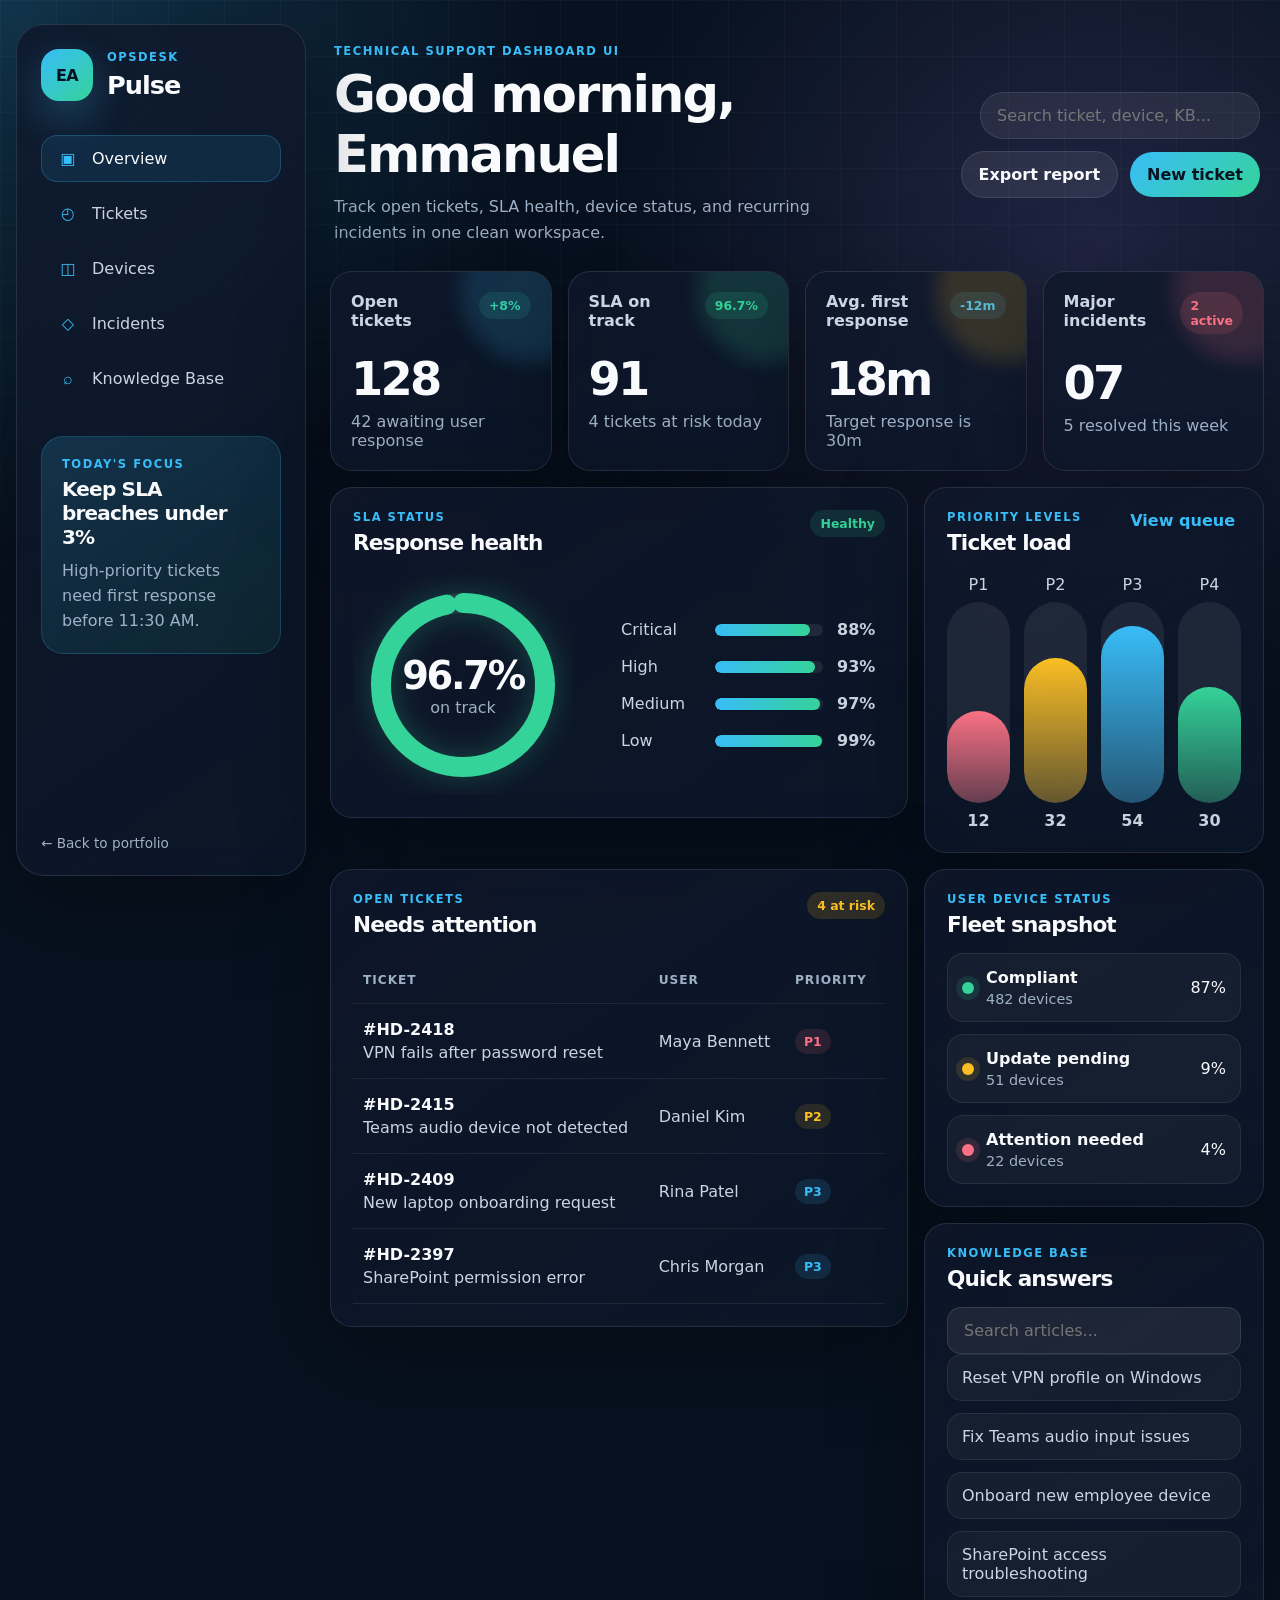
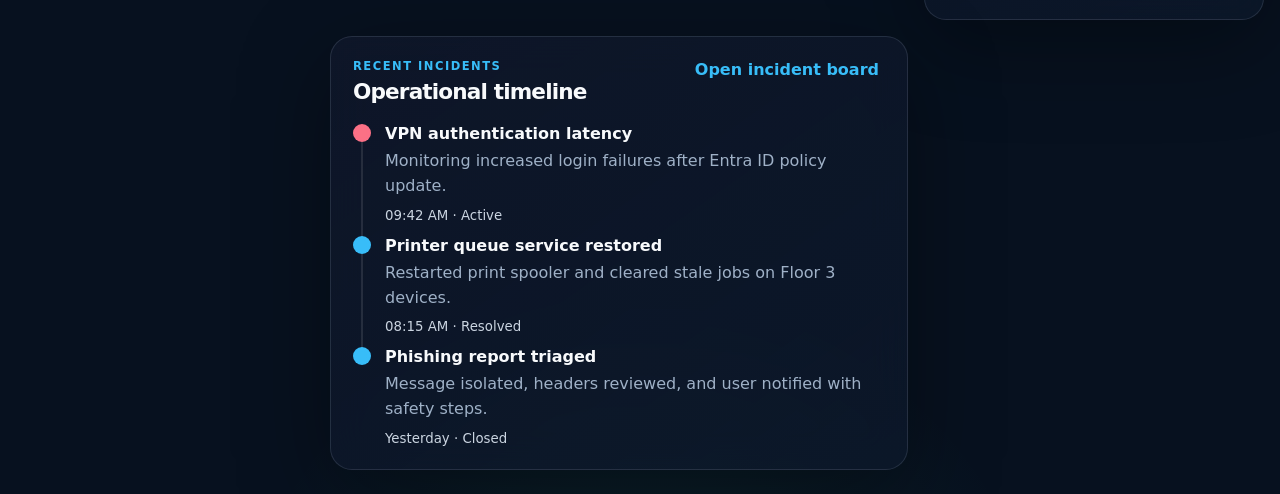
<file: projects/opsdesk-pulse/index.html>
<!doctype html>
<html lang="en">
<head>
  <meta charset="utf-8" />
  <meta name="viewport" content="width=device-width, initial-scale=1" />
  <title>OpsDesk Pulse | IT Support Dashboard UI</title>
  <meta name="description" content="A modern helpdesk dashboard concept for IT support teams, designed by Emmanuel Ajilore." />
  <link rel="stylesheet" href="styles.css" />
</head>
<body>
  <div class="shell">
    <aside class="sidebar" aria-label="Primary navigation">
      <div class="brand">
        <div class="brand-mark" aria-hidden="true">EA</div>
        <div>
          <p class="eyebrow">OpsDesk</p>
          <h1>Pulse</h1>
        </div>
      </div>

      <nav class="nav-list">
        <a class="nav-item active" href="#overview" aria-current="page">
          <span class="nav-icon" aria-hidden="true">▣</span>
          Overview
        </a>
        <a class="nav-item" href="#tickets">
          <span class="nav-icon" aria-hidden="true">◴</span>
          Tickets
        </a>
        <a class="nav-item" href="#devices">
          <span class="nav-icon" aria-hidden="true">◫</span>
          Devices
        </a>
        <a class="nav-item" href="#incidents">
          <span class="nav-icon" aria-hidden="true">◇</span>
          Incidents
        </a>
        <a class="nav-item" href="#knowledge">
          <span class="nav-icon" aria-hidden="true">⌕</span>
          Knowledge Base
        </a>
      </nav>

      <div class="sidebar-card">
        <p class="eyebrow">Today's focus</p>
        <h2>Keep SLA breaches under 3%</h2>
        <p>High-priority tickets need first response before 11:30 AM.</p>
      </div>

      <a href="../../" class="back-link">← Back to portfolio</a>
    </aside>

    <main class="dashboard">
      <header class="topbar">
        <div>
          <p class="eyebrow">Technical Support Dashboard UI</p>
          <h2>Good morning, Emmanuel</h2>
          <p class="muted">Track open tickets, SLA health, device status, and recurring incidents in one clean workspace.</p>
        </div>

        <div class="topbar-actions">
          <label class="global-search">
            <span class="sr-only">Search tickets and knowledge base</span>
            <input id="globalSearch" type="search" placeholder="Search ticket, device, KB..." />
          </label>
          <button class="btn secondary" type="button">Export report</button>
          <button class="btn primary" type="button">New ticket</button>
        </div>
      </header>

      <section id="overview" class="metric-grid" aria-label="Support performance metrics">
        <article class="metric-card glow-blue">
          <div class="metric-top">
            <span>Open tickets</span>
            <span class="trend up">+8%</span>
          </div>
          <strong>128</strong>
          <p>42 awaiting user response</p>
        </article>

        <article class="metric-card glow-green">
          <div class="metric-top">
            <span>SLA on track</span>
            <span class="trend stable">96.7%</span>
          </div>
          <strong>91</strong>
          <p>4 tickets at risk today</p>
        </article>

        <article class="metric-card glow-gold">
          <div class="metric-top">
            <span>Avg. first response</span>
            <span class="trend down">-12m</span>
          </div>
          <strong>18m</strong>
          <p>Target response is 30m</p>
        </article>

        <article class="metric-card glow-red">
          <div class="metric-top">
            <span>Major incidents</span>
            <span class="trend warning">2 active</span>
          </div>
          <strong>07</strong>
          <p>5 resolved this week</p>
        </article>
      </section>

      <section class="content-grid">
        <article class="panel sla-panel" aria-labelledby="sla-title">
          <div class="panel-heading">
            <div>
              <p class="eyebrow">SLA status</p>
              <h3 id="sla-title">Response health</h3>
            </div>
            <span class="pill success">Healthy</span>
          </div>

          <div class="sla-layout">
            <div class="gauge" role="img" aria-label="SLA health at 96.7 percent">
              <svg viewBox="0 0 220 220" aria-hidden="true">
                <circle class="gauge-bg" cx="110" cy="110" r="82"></circle>
                <circle class="gauge-progress" cx="110" cy="110" r="82"></circle>
              </svg>
              <div class="gauge-center">
                <strong>96.7%</strong>
                <span>on track</span>
              </div>
            </div>

            <div class="sla-breakdown">
              <div class="breakdown-row">
                <span>Critical</span>
                <div class="bar"><i style="width: 88%"></i></div>
                <strong>88%</strong>
              </div>
              <div class="breakdown-row">
                <span>High</span>
                <div class="bar"><i style="width: 93%"></i></div>
                <strong>93%</strong>
              </div>
              <div class="breakdown-row">
                <span>Medium</span>
                <div class="bar"><i style="width: 97%"></i></div>
                <strong>97%</strong>
              </div>
              <div class="breakdown-row">
                <span>Low</span>
                <div class="bar"><i style="width: 99%"></i></div>
                <strong>99%</strong>
              </div>
            </div>
          </div>
        </article>

        <article class="panel priority-panel" aria-labelledby="priority-title">
          <div class="panel-heading">
            <div>
              <p class="eyebrow">Priority levels</p>
              <h3 id="priority-title">Ticket load</h3>
            </div>
            <button class="link-button" type="button">View queue</button>
          </div>

          <div class="priority-chart" aria-label="Ticket priority distribution">
            <div class="priority-row critical">
              <span>P1</span>
              <div><i style="height: 46%"></i></div>
              <strong>12</strong>
            </div>
            <div class="priority-row high">
              <span>P2</span>
              <div><i style="height: 72%"></i></div>
              <strong>32</strong>
            </div>
            <div class="priority-row medium">
              <span>P3</span>
              <div><i style="height: 88%"></i></div>
              <strong>54</strong>
            </div>
            <div class="priority-row low">
              <span>P4</span>
              <div><i style="height: 58%"></i></div>
              <strong>30</strong>
            </div>
          </div>
        </article>

        <article id="tickets" class="panel tickets-panel" aria-labelledby="tickets-title">
          <div class="panel-heading">
            <div>
              <p class="eyebrow">Open tickets</p>
              <h3 id="tickets-title">Needs attention</h3>
            </div>
            <span class="pill warning">4 at risk</span>
          </div>

          <div class="table-wrap">
            <table>
              <thead>
                <tr>
                  <th>Ticket</th>
                  <th>User</th>
                  <th>Priority</th>
                  <th>SLA</th>
                  <th>Status</th>
                </tr>
              </thead>
              <tbody id="ticketRows">
                <tr>
                  <td><strong>#HD-2418</strong><span>VPN fails after password reset</span></td>
                  <td>Maya Bennett</td>
                  <td><span class="tag critical">P1</span></td>
                  <td><span class="time danger">12m left</span></td>
                  <td>Escalated</td>
                </tr>
                <tr>
                  <td><strong>#HD-2415</strong><span>Teams audio device not detected</span></td>
                  <td>Daniel Kim</td>
                  <td><span class="tag high">P2</span></td>
                  <td><span class="time caution">41m left</span></td>
                  <td>In progress</td>
                </tr>
                <tr>
                  <td><strong>#HD-2409</strong><span>New laptop onboarding request</span></td>
                  <td>Rina Patel</td>
                  <td><span class="tag medium">P3</span></td>
                  <td><span class="time safe">2h 10m</span></td>
                  <td>Waiting asset</td>
                </tr>
                <tr>
                  <td><strong>#HD-2397</strong><span>SharePoint permission error</span></td>
                  <td>Chris Morgan</td>
                  <td><span class="tag medium">P3</span></td>
                  <td><span class="time safe">3h 02m</span></td>
                  <td>Pending user</td>
                </tr>
              </tbody>
            </table>
          </div>
        </article>

        <aside class="side-stack">
          <article id="devices" class="panel device-panel" aria-labelledby="devices-title">
            <div class="panel-heading compact">
              <div>
                <p class="eyebrow">User device status</p>
                <h3 id="devices-title">Fleet snapshot</h3>
              </div>
            </div>

            <div class="device-list">
              <div class="device-item">
                <span class="device-dot healthy"></span>
                <div><strong>Compliant</strong><p>482 devices</p></div>
                <em>87%</em>
              </div>
              <div class="device-item">
                <span class="device-dot warning"></span>
                <div><strong>Update pending</strong><p>51 devices</p></div>
                <em>9%</em>
              </div>
              <div class="device-item">
                <span class="device-dot danger"></span>
                <div><strong>Attention needed</strong><p>22 devices</p></div>
                <em>4%</em>
              </div>
            </div>
          </article>

          <article id="knowledge" class="panel kb-panel" aria-labelledby="kb-title">
            <div class="panel-heading compact">
              <div>
                <p class="eyebrow">Knowledge base</p>
                <h3 id="kb-title">Quick answers</h3>
              </div>
            </div>

            <label class="kb-search">
              <span class="sr-only">Search knowledge base</span>
              <input id="kbSearch" type="search" placeholder="Search articles..." />
            </label>

            <div id="kbList" class="kb-list">
              <button type="button" data-title="Reset VPN profile on Windows">Reset VPN profile on Windows</button>
              <button type="button" data-title="Fix Teams audio input issues">Fix Teams audio input issues</button>
              <button type="button" data-title="Onboard new employee device">Onboard new employee device</button>
              <button type="button" data-title="SharePoint access troubleshooting">SharePoint access troubleshooting</button>
            </div>
          </article>
        </aside>

        <article id="incidents" class="panel incidents-panel" aria-labelledby="incidents-title">
          <div class="panel-heading">
            <div>
              <p class="eyebrow">Recent incidents</p>
              <h3 id="incidents-title">Operational timeline</h3>
            </div>
            <button class="link-button" type="button">Open incident board</button>
          </div>

          <div class="timeline">
            <div class="timeline-item active">
              <span></span>
              <div>
                <strong>VPN authentication latency</strong>
                <p>Monitoring increased login failures after Entra ID policy update.</p>
                <small>09:42 AM · Active</small>
              </div>
            </div>
            <div class="timeline-item">
              <span></span>
              <div>
                <strong>Printer queue service restored</strong>
                <p>Restarted print spooler and cleared stale jobs on Floor 3 devices.</p>
                <small>08:15 AM · Resolved</small>
              </div>
            </div>
            <div class="timeline-item">
              <span></span>
              <div>
                <strong>Phishing report triaged</strong>
                <p>Message isolated, headers reviewed, and user notified with safety steps.</p>
                <small>Yesterday · Closed</small>
              </div>
            </div>
          </div>
        </article>
      </section>
    </main>
  </div>

  <script src="app.js"></script>
</body>
</html>
</file>
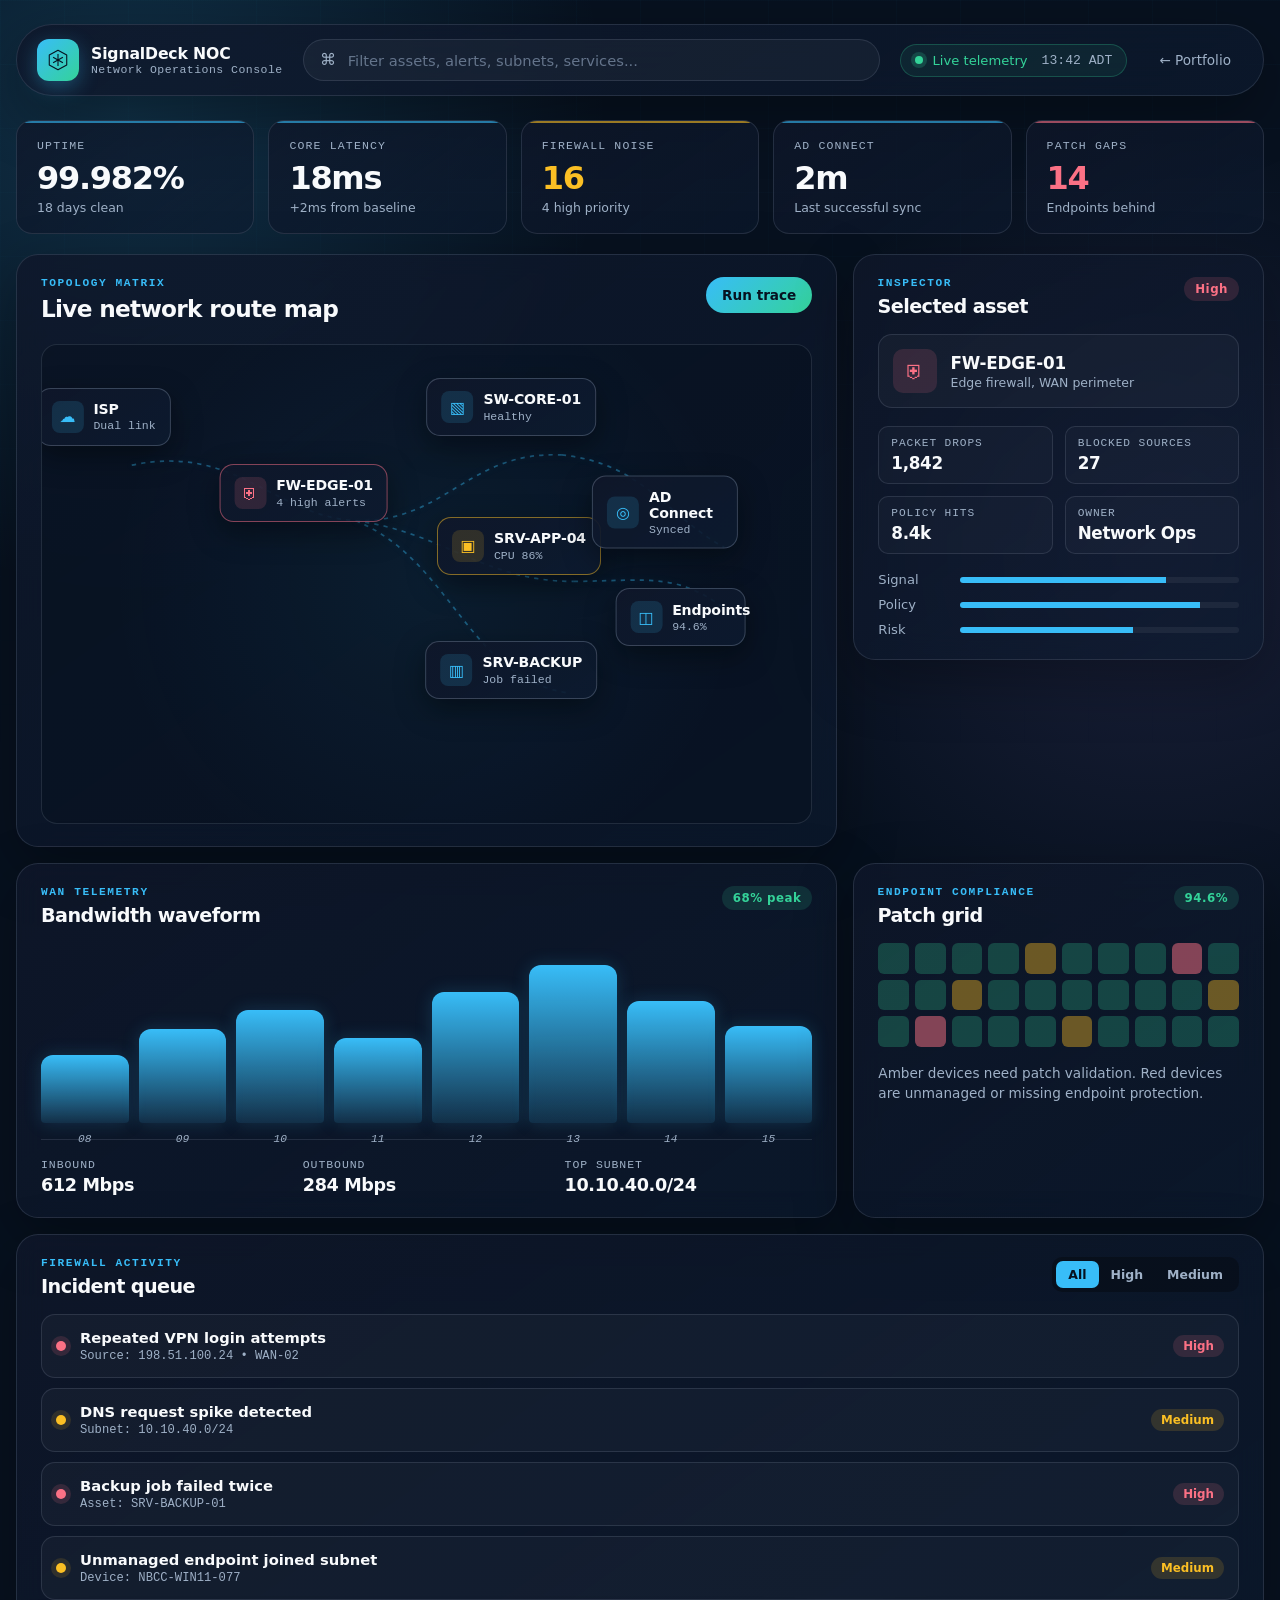
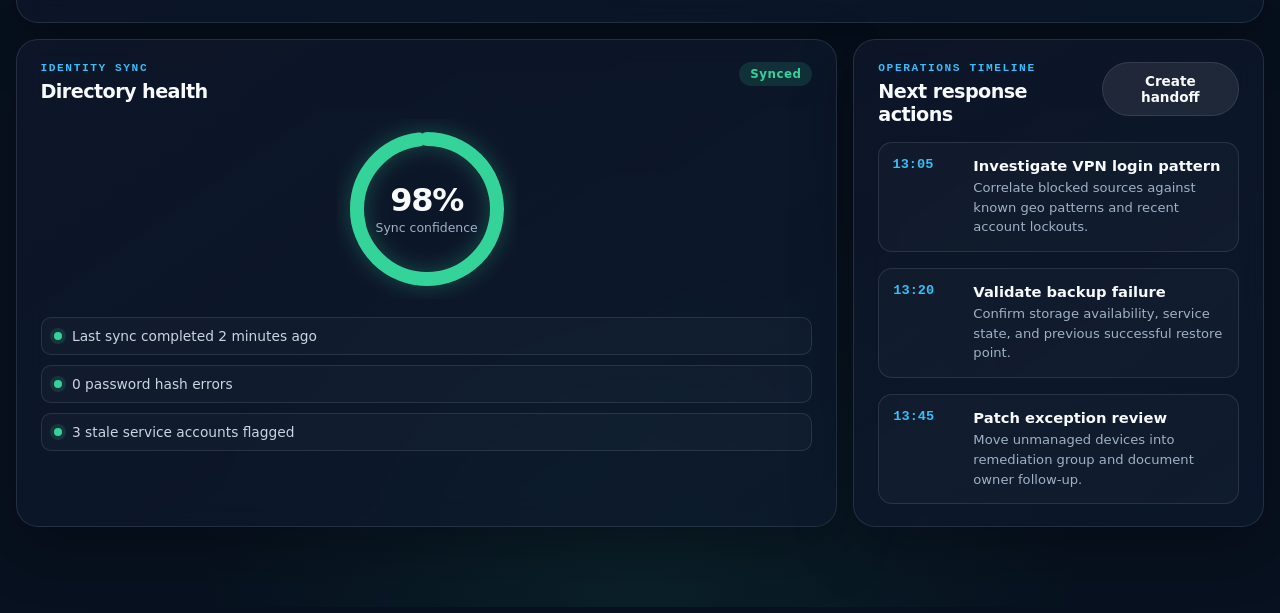
<file: projects/signaldeck-noc/index.html>
<!doctype html>
<html lang="en">
<head>
  <meta charset="utf-8" />
  <meta name="viewport" content="width=device-width, initial-scale=1" />
  <title>SignalDeck NOC | Network Monitoring Dashboard UI</title>
  <meta name="description" content="A network operations center dashboard concept for monitoring uptime, topology, firewall alerts, identity sync, endpoint compliance, and bandwidth health." />
  <link rel="stylesheet" href="styles.css" />
</head>
<body>
  <div class="grain" aria-hidden="true"></div>
  <main class="console-shell">
    <header class="command-header">
      <a class="brand" href="#overview" aria-label="SignalDeck home">
        <span class="brand-mark" aria-hidden="true">
          <svg viewBox="0 0 44 44"><path d="M22 4 38 13v18L22 40 6 31V13L22 4Z"/><path d="M22 11v22M13 17l18 10M31 17 13 27"/></svg>
        </span>
        <span>
          <strong>SignalDeck NOC</strong>
          <small>Network Operations Console</small>
        </span>
      </a>

      <div class="command-search" role="search">
        <span>⌘</span>
        <input id="assetSearch" type="search" placeholder="Filter assets, alerts, subnets, services..." />
      </div>

      <div class="header-state" aria-label="Current monitoring state">
        <span class="pulse-dot"></span>
        <span>Live telemetry</span>
        <time datetime="2026-06-02T13:42">13:42 ADT</time>
      </div>

      <a href="../../" class="back-link">← Portfolio</a>
    </header>

    <section id="overview" class="signal-strip" aria-label="Network summary metrics">
      <article class="signal-chip">
        <span>Uptime</span>
        <strong>99.982%</strong>
        <small>18 days clean</small>
      </article>
      <article class="signal-chip">
        <span>Core latency</span>
        <strong>18ms</strong>
        <small>+2ms from baseline</small>
      </article>
      <article class="signal-chip warning">
        <span>Firewall noise</span>
        <strong>16</strong>
        <small>4 high priority</small>
      </article>
      <article class="signal-chip">
        <span>AD Connect</span>
        <strong>2m</strong>
        <small>Last successful sync</small>
      </article>
      <article class="signal-chip alert">
        <span>Patch gaps</span>
        <strong>14</strong>
        <small>Endpoints behind</small>
      </article>
    </section>

    <section class="operations-grid">
      <article class="board topology-board" aria-labelledby="topologyTitle">
        <div class="board-heading">
          <div>
            <p class="eyebrow">Topology matrix</p>
            <h1 id="topologyTitle">Live network route map</h1>
          </div>
          <button id="traceBtn" class="action-btn" type="button">Run trace</button>
        </div>

        <div class="topology-canvas" role="img" aria-label="Live topology showing internet links, edge firewall, core switch, servers, identity services, and endpoints">
          <svg class="topology-svg" viewBox="0 0 900 530" aria-hidden="true">
            <defs>
              <filter id="softGlow"><feGaussianBlur stdDeviation="3" result="blur"/><feMerge><feMergeNode in="blur"/><feMergeNode in="SourceGraphic"/></feMerge></filter>
            </defs>
            <path class="trace trace-a" d="M105 126 C226 100 273 186 367 191"/>
            <path class="trace trace-b" d="M367 191 C473 193 498 109 608 114"/>
            <path class="trace trace-c" d="M367 191 C471 205 517 262 622 262"/>
            <path class="trace trace-d" d="M367 191 C481 238 498 377 619 393"/>
            <path class="trace trace-e" d="M608 114 C704 124 730 185 798 222"/>
            <path class="trace trace-f" d="M622 262 C716 261 746 250 812 304"/>
          </svg>

          <button class="net-node internet" data-node="Internet Edge" style="--x:8%;--y:15%">
            <span>☁</span><b>ISP</b><small>Dual link</small>
          </button>
          <button class="net-node firewall danger" data-node="FW-EDGE-01" style="--x:34%;--y:31%">
            <span>⛨</span><b>FW-EDGE-01</b><small>4 high alerts</small>
          </button>
          <button class="net-node switch" data-node="SW-CORE-01" style="--x:61%;--y:13%">
            <span>▧</span><b>SW-CORE-01</b><small>Healthy</small>
          </button>
          <button class="net-node server warning" data-node="SRV-APP-04" style="--x:62%;--y:42%">
            <span>▣</span><b>SRV-APP-04</b><small>CPU 86%</small>
          </button>
          <button class="net-node backup" data-node="SRV-BACKUP-01" style="--x:61%;--y:68%">
            <span>▥</span><b>SRV-BACKUP</b><small>Job failed</small>
          </button>
          <button class="net-node identity" data-node="AD Connect" style="--x:81%;--y:35%">
            <span>◎</span><b>AD Connect</b><small>Synced</small>
          </button>
          <button class="net-node endpoint" data-node="Endpoint Fleet" style="--x:83%;--y:57%">
            <span>◫</span><b>Endpoints</b><small>94.6%</small>
          </button>
        </div>
      </article>

      <aside class="board inspector" aria-labelledby="inspectorTitle">
        <div class="board-heading compact">
          <div>
            <p class="eyebrow">Inspector</p>
            <h2 id="inspectorTitle">Selected asset</h2>
          </div>
          <span class="severity-pill high">High</span>
        </div>
        <div class="asset-identity">
          <span class="asset-glyph">⛨</span>
          <div>
            <strong id="selectedNode">FW-EDGE-01</strong>
            <small>Edge firewall, WAN perimeter</small>
          </div>
        </div>
        <dl class="inspector-list">
          <div><dt>Packet drops</dt><dd>1,842</dd></div>
          <div><dt>Blocked sources</dt><dd>27</dd></div>
          <div><dt>Policy hits</dt><dd>8.4k</dd></div>
          <div><dt>Owner</dt><dd>Network Ops</dd></div>
        </dl>
        <div class="mini-radar" aria-label="Signal confidence radar">
          <span style="--p:74%"><b>Signal</b></span>
          <span style="--p:86%"><b>Policy</b></span>
          <span style="--p:62%"><b>Risk</b></span>
        </div>
      </aside>

      <article class="board traffic-board" aria-labelledby="trafficTitle">
        <div class="board-heading compact">
          <div>
            <p class="eyebrow">WAN telemetry</p>
            <h2 id="trafficTitle">Bandwidth waveform</h2>
          </div>
          <span class="severity-pill normal">68% peak</span>
        </div>
        <div class="wave-chart" aria-label="Bandwidth waveform by hour">
          <i style="--h:38%"><span>08</span></i>
          <i style="--h:52%"><span>09</span></i>
          <i style="--h:63%"><span>10</span></i>
          <i style="--h:47%"><span>11</span></i>
          <i style="--h:73%"><span>12</span></i>
          <i style="--h:88%"><span>13</span></i>
          <i style="--h:68%"><span>14</span></i>
          <i style="--h:54%"><span>15</span></i>
        </div>
        <div class="traffic-metrics">
          <div><span>Inbound</span><strong>612 Mbps</strong></div>
          <div><span>Outbound</span><strong>284 Mbps</strong></div>
          <div><span>Top subnet</span><strong>10.10.40.0/24</strong></div>
        </div>
      </article>

      <article class="board endpoint-board" aria-labelledby="endpointTitle">
        <div class="board-heading compact">
          <div>
            <p class="eyebrow">Endpoint compliance</p>
            <h2 id="endpointTitle">Patch grid</h2>
          </div>
          <span class="severity-pill normal">94.6%</span>
        </div>
        <div class="patch-grid" aria-label="Endpoint compliance grid">
          <span class="ok"></span><span class="ok"></span><span class="ok"></span><span class="ok"></span><span class="warn"></span><span class="ok"></span><span class="ok"></span><span class="ok"></span><span class="bad"></span><span class="ok"></span>
          <span class="ok"></span><span class="ok"></span><span class="warn"></span><span class="ok"></span><span class="ok"></span><span class="ok"></span><span class="ok"></span><span class="ok"></span><span class="ok"></span><span class="warn"></span>
          <span class="ok"></span><span class="bad"></span><span class="ok"></span><span class="ok"></span><span class="ok"></span><span class="warn"></span><span class="ok"></span><span class="ok"></span><span class="ok"></span><span class="ok"></span>
        </div>
        <p class="board-note">Amber devices need patch validation. Red devices are unmanaged or missing endpoint protection.</p>
      </article>

      <article class="board alert-board" aria-labelledby="alertsTitle">
        <div class="board-heading compact">
          <div>
            <p class="eyebrow">Firewall activity</p>
            <h2 id="alertsTitle">Incident queue</h2>
          </div>
          <div class="segmented" aria-label="Alert filter">
            <button class="active" data-filter="all" type="button">All</button>
            <button data-filter="high" type="button">High</button>
            <button data-filter="medium" type="button">Medium</button>
          </div>
        </div>
        <div class="incident-list" id="incidentList">
          <div class="incident-row" data-severity="high" data-search="brute force vpn pool wan high alert firewall">
            <span class="event-marker high"></span>
            <div><strong>Repeated VPN login attempts</strong><small>Source: 198.51.100.24 • WAN-02</small></div>
            <b>High</b>
          </div>
          <div class="incident-row" data-severity="medium" data-search="dns spike endpoint group medium alert firewall">
            <span class="event-marker medium"></span>
            <div><strong>DNS request spike detected</strong><small>Subnet: 10.10.40.0/24</small></div>
            <b>Medium</b>
          </div>
          <div class="incident-row" data-severity="high" data-search="backup server failed job high alert server">
            <span class="event-marker high"></span>
            <div><strong>Backup job failed twice</strong><small>Asset: SRV-BACKUP-01</small></div>
            <b>High</b>
          </div>
          <div class="incident-row" data-severity="medium" data-search="endpoint unmanaged missing defender medium compliance">
            <span class="event-marker medium"></span>
            <div><strong>Unmanaged endpoint joined subnet</strong><small>Device: NBCC-WIN11-077</small></div>
            <b>Medium</b>
          </div>
        </div>
      </article>

      <article class="board identity-board" aria-labelledby="identityTitle">
        <div class="board-heading compact">
          <div>
            <p class="eyebrow">Identity sync</p>
            <h2 id="identityTitle">Directory health</h2>
          </div>
          <span class="severity-pill normal">Synced</span>
        </div>
        <div class="sync-ring" aria-label="Active Directory sync status">
          <svg viewBox="0 0 180 180">
            <circle cx="90" cy="90" r="70"></circle>
            <circle class="progress" cx="90" cy="90" r="70"></circle>
          </svg>
          <div><strong>98%</strong><span>Sync confidence</span></div>
        </div>
        <ul class="sync-list">
          <li><span></span> Last sync completed 2 minutes ago</li>
          <li><span></span> 0 password hash errors</li>
          <li><span></span> 3 stale service accounts flagged</li>
        </ul>
      </article>

      <article class="board timeline-board" aria-labelledby="timelineTitle">
        <div class="board-heading compact">
          <div>
            <p class="eyebrow">Operations timeline</p>
            <h2 id="timelineTitle">Next response actions</h2>
          </div>
          <button class="action-btn secondary" type="button">Create handoff</button>
        </div>
        <ol class="timeline">
          <li><time>13:05</time><div><strong>Investigate VPN login pattern</strong><span>Correlate blocked sources against known geo patterns and recent account lockouts.</span></div></li>
          <li><time>13:20</time><div><strong>Validate backup failure</strong><span>Confirm storage availability, service state, and previous successful restore point.</span></div></li>
          <li><time>13:45</time><div><strong>Patch exception review</strong><span>Move unmanaged devices into remediation group and document owner follow-up.</span></div></li>
        </ol>
      </article>
    </section>
  </main>
  <div class="toast" id="toast" role="status" aria-live="polite">Trace scan complete. FW-EDGE-01 still needs review.</div>
  <script src="app.js"></script>
</body>
</html>
</file>
<file: projects/opsdesk-pulse/styles.css>
:root {
  --bg: #07111f;
  --panel: rgba(13, 25, 44, 0.78);
  --panel-strong: #0d1b30;
  --panel-soft: rgba(255, 255, 255, 0.06);
  --border: rgba(148, 163, 184, 0.18);
  --text: #f8fafc;
  --muted: #9fb1c7;
  --muted-strong: #cbd5e1;
  --blue: #38bdf8;
  --blue-dark: #0ea5e9;
  --green: #34d399;
  --gold: #fbbf24;
  --red: #fb7185;
  --purple: #a78bfa;
  --radius-xl: 28px;
  --radius-lg: 22px;
  --radius-md: 16px;
  --shadow: 0 24px 90px rgba(0, 0, 0, 0.35);
  --font: Inter, ui-sans-serif, system-ui, -apple-system, BlinkMacSystemFont, "Segoe UI", sans-serif;
}

* { box-sizing: border-box; }
html { scroll-behavior: smooth; }

body {
  min-height: 100vh;
  margin: 0;
  color: var(--text);
  font-family: var(--font);
  background:
    radial-gradient(circle at top left, rgba(56, 189, 248, 0.22), transparent 34rem),
    radial-gradient(circle at 85% 12%, rgba(167, 139, 250, 0.16), transparent 30rem),
    radial-gradient(circle at 50% 110%, rgba(52, 211, 153, 0.1), transparent 26rem),
    var(--bg);
}

body::before {
  content: "";
  position: fixed;
  inset: 0;
  pointer-events: none;
  background-image: linear-gradient(rgba(255,255,255,0.03) 1px, transparent 1px), linear-gradient(90deg, rgba(255,255,255,0.03) 1px, transparent 1px);
  background-size: 56px 56px;
  mask-image: linear-gradient(to bottom, black, transparent 88%);
}

button, input { font: inherit; }
button { cursor: pointer; }

.shell {
  display: grid;
  grid-template-columns: 290px minmax(0, 1fr);
  gap: 24px;
  width: min(1500px, calc(100% - 32px));
  margin: 0 auto;
  padding: 24px 0;
}

.sidebar, .panel, .metric-card {
  border: 1px solid var(--border);
  background: linear-gradient(145deg, rgba(15, 23, 42, 0.86), rgba(13, 25, 44, 0.68));
  box-shadow: var(--shadow);
  backdrop-filter: blur(18px);
}

.sidebar {
  position: sticky;
  top: 24px;
  align-self: start;
  min-height: calc(100vh - 48px);
  border-radius: var(--radius-xl);
  padding: 24px;
  display: flex;
  flex-direction: column;
}

.brand {
  display: flex;
  align-items: center;
  gap: 14px;
  margin-bottom: 34px;
}

.brand-mark {
  display: grid;
  place-items: center;
  width: 52px;
  height: 52px;
  border-radius: 18px;
  color: #061220;
  font-weight: 900;
  letter-spacing: -0.04em;
  background: linear-gradient(135deg, var(--blue), var(--green));
  box-shadow: 0 16px 40px rgba(56, 189, 248, 0.28);
}

.eyebrow {
  margin: 0 0 6px;
  color: var(--blue);
  font-size: 0.72rem;
  font-weight: 800;
  letter-spacing: 0.13em;
  text-transform: uppercase;
}

.brand h1, .topbar h2, .panel h3, .sidebar-card h2 {
  margin: 0;
  letter-spacing: -0.04em;
}

.brand h1 { font-size: 1.6rem; }

.nav-list { display: grid; gap: 8px; }

.nav-item {
  display: flex;
  align-items: center;
  gap: 12px;
  padding: 13px 14px;
  border: 1px solid transparent;
  border-radius: 16px;
  color: var(--muted-strong);
  text-decoration: none;
  transition: 180ms ease;
}

.nav-item:hover, .nav-item.active {
  color: var(--text);
  border-color: rgba(56, 189, 248, 0.24);
  background: rgba(56, 189, 248, 0.1);
}

.nav-icon { width: 24px; color: var(--blue); text-align: center; }

.sidebar-card {
  margin-top: 34px;
  padding: 20px;
  border: 1px solid rgba(56, 189, 248, 0.2);
  border-radius: 22px;
  background: linear-gradient(145deg, rgba(56, 189, 248, 0.16), rgba(52, 211, 153, 0.08));
}

.sidebar-card h2 { font-size: 1.25rem; }
.sidebar-card p:last-child { margin: 10px 0 0; color: var(--muted); line-height: 1.55; }

.back-link {
  margin-top: auto;
  padding-top: 20px;
  color: var(--muted);
  font-size: 0.85rem;
  text-decoration: none;
  transition: color 180ms ease;
}
.back-link:hover { color: var(--blue); }

.dashboard { min-width: 0; }

.topbar {
  display: flex;
  align-items: center;
  justify-content: space-between;
  gap: 24px;
  margin-bottom: 24px;
  padding: 20px 4px 0;
}

.topbar h2 { font-size: clamp(2rem, 4vw, 3.5rem); }

.muted { max-width: 760px; margin: 10px 0 0; color: var(--muted); line-height: 1.65; }

.topbar-actions {
  display: flex;
  align-items: center;
  justify-content: flex-end;
  gap: 12px;
  flex-wrap: wrap;
}

.global-search, .kb-search { display: block; }

.global-search input, .kb-search input {
  width: 280px;
  border: 1px solid var(--border);
  border-radius: 999px;
  outline: none;
  color: var(--text);
  background: rgba(255,255,255,0.07);
  padding: 13px 16px;
}

.kb-search input { width: 100%; border-radius: 14px; }

.global-search input:focus, .kb-search input:focus {
  border-color: rgba(56, 189, 248, 0.58);
  box-shadow: 0 0 0 4px rgba(56, 189, 248, 0.14);
}

.btn {
  border: 0;
  border-radius: 999px;
  padding: 13px 17px;
  color: var(--text);
  font-weight: 800;
}

.btn.primary { color: #061220; background: linear-gradient(135deg, var(--blue), var(--green)); }
.btn.secondary { border: 1px solid var(--border); background: rgba(255,255,255,0.08); }

.metric-grid {
  display: grid;
  grid-template-columns: repeat(4, minmax(0, 1fr));
  gap: 16px;
  margin-bottom: 16px;
}

.metric-card {
  position: relative;
  overflow: hidden;
  min-height: 170px;
  border-radius: var(--radius-lg);
  padding: 20px;
}

.metric-card::after {
  content: "";
  position: absolute;
  right: -50px;
  top: -50px;
  width: 140px;
  height: 140px;
  border-radius: 999px;
  background: currentColor;
  opacity: 0.16;
  filter: blur(10px);
}

.glow-blue { color: var(--blue); }
.glow-green { color: var(--green); }
.glow-gold { color: var(--gold); }
.glow-red { color: var(--red); }

.metric-top, .panel-heading {
  display: flex;
  align-items: flex-start;
  justify-content: space-between;
  gap: 16px;
}

.metric-top span:first-child { color: var(--muted-strong); font-weight: 750; }

.trend, .pill, .tag, .time {
  display: inline-flex;
  align-items: center;
  width: fit-content;
  border-radius: 999px;
  font-size: 0.78rem;
  font-weight: 850;
}

.trend, .pill { padding: 6px 10px; }

.trend.up, .trend.stable { color: var(--green); background: rgba(52, 211, 153, 0.12); }
.trend.down { color: var(--blue); background: rgba(56, 189, 248, 0.12); }
.trend.warning { color: var(--red); background: rgba(251, 113, 133, 0.12); }

.metric-card strong {
  display: block;
  margin-top: 26px;
  color: var(--text);
  font-size: 2.9rem;
  line-height: 1;
  letter-spacing: -0.06em;
}

.metric-card p { margin: 10px 0 0; color: var(--muted); }

.content-grid {
  display: grid;
  grid-template-columns: minmax(0, 1.15fr) minmax(320px, 0.85fr) 340px;
  gap: 16px;
  align-items: start;
}

.panel {
  border-radius: var(--radius-lg);
  padding: 22px;
}

.panel h3 { font-size: 1.35rem; }
.panel-heading { margin-bottom: 20px; }
.panel-heading.compact { margin-bottom: 16px; }

.pill.success { color: var(--green); background: rgba(52, 211, 153, 0.12); }
.pill.warning { color: var(--gold); background: rgba(251, 191, 36, 0.14); }

.link-button { border: 0; color: var(--blue); background: transparent; font-weight: 850; }

.sla-panel { grid-column: span 2; }

.sla-layout {
  display: grid;
  grid-template-columns: 240px minmax(0, 1fr);
  gap: 28px;
  align-items: center;
}

.gauge { position: relative; width: 220px; height: 220px; }
.gauge svg { width: 100%; height: 100%; transform: rotate(-90deg); }

.gauge-bg, .gauge-progress {
  fill: none;
  stroke-width: 20;
}

.gauge-bg { stroke: rgba(255,255,255,0.08); }

.gauge-progress {
  stroke: var(--green);
  stroke-linecap: round;
  stroke-dasharray: 515;
  stroke-dashoffset: 17;
  filter: drop-shadow(0 0 14px rgba(52, 211, 153, 0.28));
}

.gauge-center {
  position: absolute;
  inset: 0;
  display: grid;
  place-content: center;
  text-align: center;
}

.gauge-center strong { font-size: 2.4rem; letter-spacing: -0.06em; }
.gauge-center span { color: var(--muted); }

.sla-breakdown { display: grid; gap: 18px; }

.breakdown-row {
  display: grid;
  grid-template-columns: 80px minmax(0, 1fr) 48px;
  gap: 14px;
  align-items: center;
}

.breakdown-row span, .breakdown-row strong { color: var(--muted-strong); }

.bar {
  height: 12px;
  overflow: hidden;
  border-radius: 999px;
  background: rgba(255,255,255,0.08);
}

.bar i {
  display: block;
  height: 100%;
  border-radius: inherit;
  background: linear-gradient(90deg, var(--blue), var(--green));
}

.priority-chart {
  display: grid;
  grid-template-columns: repeat(4, 1fr);
  gap: 14px;
  height: 255px;
  align-items: end;
}

.priority-row {
  display: grid;
  grid-template-rows: auto 1fr auto;
  gap: 8px;
  height: 100%;
  text-align: center;
}

.priority-row span, .priority-row strong { color: var(--muted-strong); }

.priority-row div {
  display: flex;
  align-items: end;
  min-height: 170px;
  overflow: hidden;
  border-radius: 999px;
  background: rgba(255,255,255,0.07);
}

.priority-row i {
  display: block;
  width: 100%;
  border-radius: inherit;
}

.priority-row.critical i { background: linear-gradient(180deg, var(--red), rgba(251,113,133,0.32)); }
.priority-row.high i { background: linear-gradient(180deg, var(--gold), rgba(251,191,36,0.32)); }
.priority-row.medium i { background: linear-gradient(180deg, var(--blue), rgba(56,189,248,0.32)); }
.priority-row.low i { background: linear-gradient(180deg, var(--green), rgba(52,211,153,0.32)); }

.tickets-panel, .incidents-panel { grid-column: span 2; }
.side-stack { display: grid; gap: 16px; }

.table-wrap { overflow-x: auto; }

table {
  width: 100%;
  border-collapse: collapse;
  min-width: 760px;
}

th, td {
  padding: 16px 10px;
  border-bottom: 1px solid rgba(255,255,255,0.08);
  text-align: left;
  vertical-align: middle;
}

th { color: var(--muted); font-size: 0.76rem; letter-spacing: 0.08em; text-transform: uppercase; }
td { color: var(--muted-strong); }

td:first-child strong, td:first-child span { display: block; }
td:first-child strong { color: var(--text); margin-bottom: 4px; }

.tag { padding: 5px 9px; }
.tag.critical { color: var(--red); background: rgba(251,113,133,0.12); }
.tag.high { color: var(--gold); background: rgba(251,191,36,0.12); }
.tag.medium { color: var(--blue); background: rgba(56,189,248,0.12); }

.time { padding: 5px 9px; }
.time.danger { color: var(--red); background: rgba(251,113,133,0.12); }
.time.caution { color: var(--gold); background: rgba(251,191,36,0.12); }
.time.safe { color: var(--green); background: rgba(52,211,153,0.12); }

.device-list, .kb-list, .timeline { display: grid; gap: 12px; }

.device-item {
  display: grid;
  grid-template-columns: auto minmax(0, 1fr) auto;
  gap: 12px;
  align-items: center;
  padding: 14px;
  border: 1px solid rgba(255,255,255,0.08);
  border-radius: 16px;
  background: rgba(255,255,255,0.04);
}

.device-dot { width: 12px; height: 12px; border-radius: 999px; }

.device-dot.healthy { background: var(--green); box-shadow: 0 0 0 6px rgba(52,211,153,0.12); }
.device-dot.warning { background: var(--gold); box-shadow: 0 0 0 6px rgba(251,191,36,0.12); }
.device-dot.danger { background: var(--red); box-shadow: 0 0 0 6px rgba(251,113,133,0.12); }

.device-item strong, .device-item em { color: var(--text); font-style: normal; }
.device-item p { margin: 4px 0 0; color: var(--muted); font-size: 0.9rem; }

.kb-list button {
  width: 100%;
  border: 1px solid rgba(255,255,255,0.08);
  border-radius: 15px;
  padding: 13px 14px;
  color: var(--muted-strong);
  text-align: left;
  background: rgba(255,255,255,0.04);
  transition: 160ms ease;
}

.kb-list button:hover, .kb-list button:focus-visible {
  color: var(--text);
  border-color: rgba(56, 189, 248, 0.34);
  background: rgba(56,189,248,0.1);
  outline: none;
}

.timeline-item {
  display: grid;
  grid-template-columns: 18px minmax(0, 1fr);
  gap: 14px;
  position: relative;
}

.timeline-item:not(:last-child)::before {
  content: "";
  position: absolute;
  left: 8px;
  top: 18px;
  bottom: -20px;
  width: 2px;
  background: rgba(255,255,255,0.1);
}

.timeline-item > span {
  width: 18px;
  height: 18px;
  border-radius: 999px;
  border: 4px solid rgba(56,189,248,0.2);
  background: var(--blue);
}

.timeline-item.active > span { background: var(--red); border-color: rgba(251,113,133,0.2); }
.timeline-item strong { color: var(--text); }
.timeline-item p { margin: 6px 0; color: var(--muted); line-height: 1.55; }
.timeline-item small { color: var(--muted-strong); }

.sr-only {
  position: absolute;
  width: 1px; height: 1px;
  padding: 0; margin: -1px;
  overflow: hidden;
  clip: rect(0,0,0,0);
  white-space: nowrap;
  border: 0;
}

@media (max-width: 1180px) {
  .shell { grid-template-columns: 1fr; }
  .sidebar { position: relative; top: 0; min-height: auto; }
  .nav-list { grid-template-columns: repeat(5, minmax(0, 1fr)); }
  .content-grid { grid-template-columns: 1fr 1fr; }
  .side-stack { grid-column: span 2; grid-template-columns: 1fr 1fr; }
}

@media (max-width: 820px) {
  .shell { width: min(100% - 20px, 1500px); padding: 10px 0; }
  .topbar, .topbar-actions { align-items: stretch; flex-direction: column; }
  .global-search input { width: 100%; }
  .metric-grid, .content-grid, .side-stack, .nav-list { grid-template-columns: 1fr; }
  .sla-panel, .tickets-panel, .incidents-panel, .side-stack { grid-column: auto; }
  .sla-layout { grid-template-columns: 1fr; }
}
</file>
<file: projects/signaldeck-noc/styles.css>
:root {
  --bg: #07111F;
  --bg-soft: #0A1426;
  --panel: #0D1B30;
  --panel-2: rgba(13, 27, 48, 0.72);
  --border: rgba(148, 163, 184, 0.18);
  --border-strong: rgba(148, 163, 184, 0.32);
  --text: #F8FAFC;
  --text-2: #CBD5E1;
  --muted: #9FB1C7;
  --muted-2: #64748B;
  --blue: #38BDF8;
  --blue-deep: #0EA5E9;
  --green: #34D399;
  --gold: #FBBF24;
  --red: #FB7185;
  --purple: #A78BFA;
  --radius: 16px;
  --radius-lg: 22px;
  --radius-xl: 28px;
  --font: Inter, ui-sans-serif, system-ui, -apple-system, BlinkMacSystemFont, "Segoe UI", sans-serif;
  --mono: "JetBrains Mono", ui-monospace, "SF Mono", Consolas, monospace;
}

* { box-sizing: border-box; }
html { scroll-behavior: smooth; }

body {
  margin: 0;
  min-height: 100vh;
  color: var(--text);
  font-family: var(--font);
  background:
    radial-gradient(circle at 10% 5%, rgba(56, 189, 248, 0.18), transparent 30rem),
    radial-gradient(circle at 90% 25%, rgba(167, 139, 250, 0.12), transparent 26rem),
    radial-gradient(circle at 50% 100%, rgba(52, 211, 153, 0.08), transparent 28rem),
    var(--bg);
  overflow-x: hidden;
}

.grain {
  position: fixed;
  inset: 0;
  pointer-events: none;
  z-index: 1;
  background-image:
    linear-gradient(rgba(56, 189, 248, 0.025) 1px, transparent 1px),
    linear-gradient(90deg, rgba(56, 189, 248, 0.025) 1px, transparent 1px);
  background-size: 64px 64px;
  mask-image: linear-gradient(to bottom, black, transparent 90%);
}

button, input { font: inherit; }
button { cursor: pointer; }

.console-shell {
  position: relative;
  z-index: 2;
  width: min(1500px, calc(100% - 32px));
  margin: 0 auto;
  padding: 24px 0 80px;
}

/* ===== COMMAND HEADER ===== */
.command-header {
  display: flex;
  align-items: center;
  gap: 20px;
  flex-wrap: wrap;
  padding: 14px 20px;
  border: 1px solid var(--border);
  background: linear-gradient(145deg, rgba(15, 23, 42, 0.85), rgba(13, 27, 48, 0.65));
  backdrop-filter: blur(18px);
  border-radius: 999px;
  margin-bottom: 24px;
  box-shadow: 0 20px 60px rgba(0, 0, 0, 0.32);
}

.brand {
  display: flex;
  align-items: center;
  gap: 12px;
  text-decoration: none;
  color: var(--text);
}

.brand-mark {
  width: 42px;
  height: 42px;
  border-radius: 12px;
  display: grid;
  place-items: center;
  background: linear-gradient(135deg, var(--blue), var(--green));
  box-shadow: 0 6px 20px rgba(56, 189, 248, 0.32);
}

.brand-mark svg {
  width: 24px;
  height: 24px;
  fill: none;
  stroke: #061220;
  stroke-width: 2;
  stroke-linejoin: round;
}

.brand strong {
  display: block;
  font-size: 0.98rem;
  font-weight: 800;
  letter-spacing: -0.01em;
}

.brand small {
  display: block;
  font-size: 0.72rem;
  color: var(--muted);
  font-family: var(--mono);
  letter-spacing: 0.04em;
}

.command-search {
  flex: 1;
  min-width: 240px;
  display: flex;
  align-items: center;
  gap: 10px;
  padding: 10px 16px;
  border: 1px solid var(--border);
  border-radius: 999px;
  background: rgba(255, 255, 255, 0.04);
}

.command-search span {
  color: var(--muted);
  font-family: var(--mono);
}

.command-search input {
  flex: 1;
  border: 0;
  outline: 0;
  background: transparent;
  color: var(--text);
  font-size: 0.92rem;
}

.command-search input::placeholder {
  color: var(--muted-2);
}

.header-state {
  display: flex;
  align-items: center;
  gap: 10px;
  padding: 8px 14px;
  border: 1px solid rgba(52, 211, 153, 0.25);
  background: rgba(52, 211, 153, 0.08);
  border-radius: 999px;
  font-size: 0.82rem;
  color: var(--green);
}

.header-state time {
  color: var(--muted);
  font-family: var(--mono);
  margin-left: 4px;
}

.pulse-dot {
  width: 8px;
  height: 8px;
  border-radius: 50%;
  background: var(--green);
  box-shadow: 0 0 0 4px rgba(52, 211, 153, 0.2);
  animation: pulse 2s ease-in-out infinite;
}

@keyframes pulse {
  0%, 100% { box-shadow: 0 0 0 4px rgba(52, 211, 153, 0.2); }
  50% { box-shadow: 0 0 0 8px rgba(52, 211, 153, 0); }
}

.back-link {
  color: var(--muted);
  font-size: 0.85rem;
  text-decoration: none;
  padding: 6px 12px;
  border-radius: 8px;
  transition: color 180ms ease, background 180ms ease;
}

.back-link:hover {
  color: var(--blue);
  background: rgba(56, 189, 248, 0.08);
}

/* ===== SIGNAL STRIP ===== */
.signal-strip {
  display: grid;
  grid-template-columns: repeat(5, minmax(0, 1fr));
  gap: 14px;
  margin-bottom: 20px;
}

.signal-chip {
  position: relative;
  padding: 18px 20px;
  border: 1px solid var(--border);
  background: linear-gradient(145deg, rgba(15, 23, 42, 0.78), rgba(13, 27, 48, 0.58));
  border-radius: var(--radius);
  overflow: hidden;
}

.signal-chip::before {
  content: '';
  position: absolute;
  top: 0; left: 0; right: 0;
  height: 2px;
  background: var(--blue);
  opacity: 0.6;
}

.signal-chip.warning::before { background: var(--gold); }
.signal-chip.alert::before { background: var(--red); }

.signal-chip span {
  display: block;
  font-size: 0.72rem;
  color: var(--muted);
  font-family: var(--mono);
  text-transform: uppercase;
  letter-spacing: 0.1em;
  margin-bottom: 10px;
}

.signal-chip strong {
  display: block;
  font-size: 2rem;
  font-weight: 800;
  letter-spacing: -0.04em;
  color: var(--text);
  line-height: 1;
  margin-bottom: 6px;
}

.signal-chip small {
  display: block;
  color: var(--muted);
  font-size: 0.78rem;
}

.signal-chip.warning strong { color: var(--gold); }
.signal-chip.alert strong { color: var(--red); }

/* ===== OPERATIONS GRID ===== */
.operations-grid {
  display: grid;
  grid-template-columns: minmax(0, 2fr) minmax(280px, 1fr);
  grid-auto-rows: auto;
  gap: 16px;
}

.board {
  border: 1px solid var(--border);
  background: linear-gradient(145deg, rgba(15, 23, 42, 0.82), rgba(13, 27, 48, 0.62));
  backdrop-filter: blur(14px);
  border-radius: var(--radius-lg);
  padding: 22px 24px;
  box-shadow: 0 20px 60px rgba(0, 0, 0, 0.3);
}

.board-heading {
  display: flex;
  align-items: flex-start;
  justify-content: space-between;
  gap: 16px;
  margin-bottom: 22px;
}

.board-heading.compact { margin-bottom: 16px; }

.eyebrow {
  margin: 0 0 6px;
  color: var(--blue);
  font-size: 0.7rem;
  font-weight: 800;
  letter-spacing: 0.14em;
  text-transform: uppercase;
  font-family: var(--mono);
}

.board h1, .board h2 {
  margin: 0;
  font-size: 1.45rem;
  letter-spacing: -0.03em;
}

.board h2 { font-size: 1.2rem; }

.action-btn {
  padding: 10px 16px;
  border-radius: 999px;
  border: 0;
  font-weight: 700;
  font-size: 0.85rem;
  background: linear-gradient(135deg, var(--blue), var(--green));
  color: #061220;
  transition: transform 200ms ease, box-shadow 200ms ease;
}

.action-btn:hover {
  transform: translateY(-1px);
  box-shadow: 0 8px 24px rgba(56, 189, 248, 0.32);
}

.action-btn.secondary {
  background: rgba(255, 255, 255, 0.08);
  color: var(--text);
  border: 1px solid var(--border);
}

/* ===== TOPOLOGY BOARD ===== */
.topology-board {
  grid-column: span 1;
  grid-row: span 2;
}

.topology-canvas {
  position: relative;
  height: 480px;
  border: 1px solid var(--border);
  border-radius: var(--radius);
  background: radial-gradient(circle at center, rgba(56, 189, 248, 0.06), transparent 70%), rgba(7, 17, 31, 0.5);
  overflow: hidden;
}

.topology-svg {
  position: absolute;
  inset: 0;
  width: 100%;
  height: 100%;
}

.trace {
  fill: none;
  stroke: rgba(56, 189, 248, 0.4);
  stroke-width: 2;
  stroke-dasharray: 5 6;
  filter: drop-shadow(0 0 4px rgba(56, 189, 248, 0.32));
}

.is-tracing .trace {
  animation: trace-flow 1.4s linear infinite;
  stroke: var(--blue);
}

@keyframes trace-flow {
  to { stroke-dashoffset: -22; }
}

.net-node {
  position: absolute;
  left: var(--x);
  top: var(--y);
  transform: translate(-50%, -50%);
  display: grid;
  grid-template-columns: auto minmax(0, 1fr);
  grid-template-rows: auto auto;
  column-gap: 10px;
  row-gap: 2px;
  align-items: center;
  padding: 12px 14px;
  background: linear-gradient(145deg, rgba(15, 23, 42, 0.96), rgba(13, 27, 48, 0.88));
  border: 1px solid var(--border-strong);
  border-radius: 14px;
  color: var(--text);
  font-size: 0.85rem;
  cursor: pointer;
  transition: all 220ms ease;
  text-align: left;
  min-width: 120px;
  box-shadow: 0 10px 30px rgba(0, 0, 0, 0.4);
}

.net-node:hover, .net-node.active {
  border-color: var(--blue);
  box-shadow: 0 12px 32px rgba(56, 189, 248, 0.3);
  transform: translate(-50%, -50%) scale(1.05);
}

.net-node.danger { border-color: rgba(251, 113, 133, 0.5); }
.net-node.warning { border-color: rgba(251, 191, 36, 0.5); }

.net-node span {
  grid-row: span 2;
  width: 32px;
  height: 32px;
  display: grid;
  place-items: center;
  border-radius: 8px;
  background: rgba(56, 189, 248, 0.14);
  color: var(--blue);
  font-size: 1rem;
}

.net-node.danger span { background: rgba(251, 113, 133, 0.14); color: var(--red); }
.net-node.warning span { background: rgba(251, 191, 36, 0.14); color: var(--gold); }

.net-node b {
  font-weight: 700;
  font-size: 0.88rem;
  letter-spacing: -0.01em;
}

.net-node small {
  color: var(--muted);
  font-size: 0.72rem;
  font-family: var(--mono);
}

.net-node.filtered-out {
  opacity: 0.25;
  transform: translate(-50%, -50%) scale(0.92);
}

/* ===== INSPECTOR ===== */
.inspector {
  grid-column: 2;
}

.severity-pill {
  display: inline-flex;
  align-items: center;
  padding: 5px 11px;
  border-radius: 999px;
  font-size: 0.74rem;
  font-weight: 700;
  letter-spacing: 0.04em;
}

.severity-pill.high { background: rgba(251, 113, 133, 0.14); color: var(--red); }
.severity-pill.normal { background: rgba(52, 211, 153, 0.14); color: var(--green); }

.asset-identity {
  display: flex;
  align-items: center;
  gap: 14px;
  padding: 14px;
  border: 1px solid var(--border);
  border-radius: 14px;
  background: rgba(255, 255, 255, 0.03);
  margin-bottom: 18px;
}

.asset-glyph {
  width: 44px;
  height: 44px;
  display: grid;
  place-items: center;
  border-radius: 10px;
  background: rgba(251, 113, 133, 0.14);
  color: var(--red);
  font-size: 1.2rem;
}

.asset-identity strong {
  display: block;
  font-size: 1.05rem;
  letter-spacing: -0.01em;
}

.asset-identity small {
  display: block;
  color: var(--muted);
  font-size: 0.78rem;
  margin-top: 2px;
}

.inspector-list {
  display: grid;
  grid-template-columns: 1fr 1fr;
  gap: 12px;
  margin: 0 0 18px;
}

.inspector-list > div {
  padding: 10px 12px;
  border: 1px solid var(--border);
  border-radius: 10px;
  background: rgba(255, 255, 255, 0.025);
}

.inspector-list dt {
  font-size: 0.7rem;
  color: var(--muted);
  font-family: var(--mono);
  text-transform: uppercase;
  letter-spacing: 0.08em;
  margin-bottom: 4px;
}

.inspector-list dd {
  margin: 0;
  font-size: 1.05rem;
  font-weight: 700;
  letter-spacing: -0.02em;
  color: var(--text);
}

.mini-radar {
  display: grid;
  gap: 10px;
}

.mini-radar span {
  display: grid;
  grid-template-columns: 70px 1fr;
  align-items: center;
  gap: 12px;
  font-size: 0.82rem;
}

.mini-radar span::after {
  content: '';
  height: 6px;
  border-radius: 999px;
  background: linear-gradient(90deg, var(--blue) var(--p), rgba(255, 255, 255, 0.06) var(--p));
}

.mini-radar b {
  color: var(--muted);
  font-weight: 500;
}

/* ===== TRAFFIC / WAVE CHART ===== */
.wave-chart {
  display: grid;
  grid-template-columns: repeat(8, 1fr);
  gap: 10px;
  align-items: end;
  height: 180px;
  margin-bottom: 16px;
}

.wave-chart i {
  position: relative;
  display: block;
  width: 100%;
  height: var(--h);
  border-radius: 12px 12px 4px 4px;
  background: linear-gradient(180deg, var(--blue), rgba(56, 189, 248, 0.15));
  box-shadow: 0 0 18px rgba(56, 189, 248, 0.18);
}

.wave-chart span {
  position: absolute;
  bottom: -22px;
  left: 50%;
  transform: translateX(-50%);
  font-size: 0.7rem;
  color: var(--muted);
  font-family: var(--mono);
}

.traffic-metrics {
  display: grid;
  grid-template-columns: repeat(3, 1fr);
  gap: 14px;
  padding-top: 18px;
  border-top: 1px solid var(--border);
}

.traffic-metrics span {
  display: block;
  font-size: 0.72rem;
  color: var(--muted);
  font-family: var(--mono);
  text-transform: uppercase;
  letter-spacing: 0.08em;
  margin-bottom: 4px;
}

.traffic-metrics strong {
  display: block;
  font-size: 1.1rem;
  font-weight: 700;
  letter-spacing: -0.02em;
}

/* ===== PATCH GRID ===== */
.patch-grid {
  display: grid;
  grid-template-columns: repeat(10, 1fr);
  gap: 6px;
  margin-bottom: 16px;
}

.patch-grid span {
  aspect-ratio: 1;
  border-radius: 6px;
  background: rgba(52, 211, 153, 0.18);
}

.patch-grid span.ok { background: rgba(52, 211, 153, 0.25); }
.patch-grid span.warn { background: rgba(251, 191, 36, 0.4); }
.patch-grid span.bad { background: rgba(251, 113, 133, 0.5); }

.board-note {
  margin: 0;
  color: var(--muted);
  font-size: 0.85rem;
  line-height: 1.5;
}

/* ===== ALERT / INCIDENT ===== */
.segmented {
  display: inline-flex;
  padding: 4px;
  background: rgba(0, 0, 0, 0.3);
  border-radius: 10px;
}

.segmented button {
  padding: 6px 12px;
  border-radius: 7px;
  border: 0;
  background: transparent;
  color: var(--muted);
  font-size: 0.78rem;
  font-weight: 600;
  transition: all 180ms ease;
}

.segmented button.active {
  background: var(--blue);
  color: #061220;
}

.incident-list {
  display: grid;
  gap: 10px;
}

.incident-row {
  display: grid;
  grid-template-columns: auto 1fr auto;
  gap: 14px;
  align-items: center;
  padding: 14px;
  border: 1px solid var(--border);
  border-radius: 14px;
  background: rgba(255, 255, 255, 0.03);
  transition: border-color 200ms ease;
}

.incident-row:hover { border-color: var(--border-strong); }

.event-marker {
  width: 10px;
  height: 10px;
  border-radius: 50%;
  background: var(--gold);
  box-shadow: 0 0 0 5px rgba(251, 191, 36, 0.12);
}

.event-marker.high {
  background: var(--red);
  box-shadow: 0 0 0 5px rgba(251, 113, 133, 0.14);
}

.incident-row strong {
  display: block;
  font-size: 0.92rem;
  margin-bottom: 3px;
}

.incident-row small {
  display: block;
  color: var(--muted);
  font-size: 0.76rem;
  font-family: var(--mono);
}

.incident-row b {
  font-size: 0.74rem;
  font-weight: 700;
  padding: 4px 10px;
  border-radius: 999px;
  background: rgba(251, 191, 36, 0.14);
  color: var(--gold);
}

.incident-row[data-severity="high"] b {
  background: rgba(251, 113, 133, 0.14);
  color: var(--red);
}

/* ===== IDENTITY SYNC ===== */
.sync-ring {
  position: relative;
  width: 180px;
  height: 180px;
  margin: 0 auto 18px;
}

.sync-ring svg {
  width: 100%;
  height: 100%;
  transform: rotate(-90deg);
}

.sync-ring circle {
  fill: none;
  stroke-width: 14;
  stroke: rgba(255, 255, 255, 0.06);
}

.sync-ring .progress {
  stroke: var(--green);
  stroke-linecap: round;
  stroke-dasharray: 440;
  stroke-dashoffset: 9;
  filter: drop-shadow(0 0 10px rgba(52, 211, 153, 0.32));
}

.sync-ring > div {
  position: absolute;
  inset: 0;
  display: grid;
  place-content: center;
  text-align: center;
}

.sync-ring strong {
  display: block;
  font-size: 2rem;
  font-weight: 800;
  letter-spacing: -0.04em;
  color: var(--text);
  line-height: 1;
}

.sync-ring span {
  display: block;
  font-size: 0.78rem;
  color: var(--muted);
  margin-top: 4px;
}

.sync-list {
  list-style: none;
  margin: 0;
  padding: 0;
  display: grid;
  gap: 10px;
}

.sync-list li {
  display: flex;
  align-items: center;
  gap: 10px;
  padding: 10px 12px;
  border: 1px solid var(--border);
  border-radius: 10px;
  background: rgba(255, 255, 255, 0.025);
  font-size: 0.86rem;
  color: var(--text-2);
}

.sync-list span {
  width: 8px;
  height: 8px;
  border-radius: 50%;
  background: var(--green);
  box-shadow: 0 0 0 4px rgba(52, 211, 153, 0.14);
  flex-shrink: 0;
}

/* ===== TIMELINE BOARD ===== */
.timeline {
  list-style: none;
  margin: 0;
  padding: 0;
  display: grid;
  gap: 16px;
  counter-reset: tl;
}

.timeline li {
  display: grid;
  grid-template-columns: 64px 1fr;
  gap: 16px;
  align-items: start;
  padding: 14px;
  border: 1px solid var(--border);
  border-radius: 14px;
  background: rgba(255, 255, 255, 0.025);
  position: relative;
}

.timeline time {
  font-family: var(--mono);
  font-size: 0.85rem;
  color: var(--blue);
  font-weight: 700;
}

.timeline strong {
  display: block;
  font-size: 0.92rem;
  margin-bottom: 4px;
}

.timeline span {
  display: block;
  color: var(--muted);
  font-size: 0.82rem;
  line-height: 1.5;
}

/* ===== GRID PLACEMENT ===== */
.traffic-board { grid-column: 1; }
.inspector { grid-column: 2; }
.endpoint-board { grid-column: 2; }
.alert-board { grid-column: 1 / 3; }
.identity-board { grid-column: 1; }
.timeline-board { grid-column: 2; }

/* ===== TOAST ===== */
.toast {
  position: fixed;
  bottom: 24px;
  left: 50%;
  transform: translate(-50%, 80px);
  padding: 14px 22px;
  background: linear-gradient(135deg, var(--blue), var(--blue-deep));
  color: #061220;
  border-radius: 999px;
  font-weight: 700;
  font-size: 0.9rem;
  box-shadow: 0 16px 50px rgba(56, 189, 248, 0.4);
  opacity: 0;
  transition: opacity 280ms ease, transform 320ms cubic-bezier(0.22, 1, 0.36, 1);
  z-index: 30;
  pointer-events: none;
}

.toast.show {
  opacity: 1;
  transform: translate(-50%, 0);
}

/* ===== RESPONSIVE ===== */
@media (max-width: 1024px) {
  .signal-strip {
    grid-template-columns: repeat(3, 1fr);
  }
  .signal-strip article:nth-child(4),
  .signal-strip article:nth-child(5) {
    grid-column: span 1;
  }
  .operations-grid {
    grid-template-columns: 1fr;
  }
  .topology-board,
  .inspector,
  .traffic-board,
  .endpoint-board,
  .alert-board,
  .identity-board,
  .timeline-board {
    grid-column: 1;
    grid-row: auto;
  }
  .inspector-list {
    grid-template-columns: 1fr 1fr;
  }
}

@media (max-width: 640px) {
  .console-shell {
    width: min(100% - 20px, 1500px);
  }
  .command-header {
    flex-direction: column;
    border-radius: 22px;
    padding: 16px;
  }
  .command-search {
    width: 100%;
  }
  .signal-strip {
    grid-template-columns: 1fr 1fr;
  }
  .topology-canvas {
    height: 360px;
  }
  .net-node {
    padding: 8px 10px;
    font-size: 0.75rem;
    min-width: 90px;
  }
  .net-node span {
    width: 26px;
    height: 26px;
  }
  .inspector-list {
    grid-template-columns: 1fr;
  }
  .wave-chart {
    height: 140px;
  }
  .traffic-metrics {
    grid-template-columns: 1fr;
    gap: 10px;
  }
  .patch-grid {
    grid-template-columns: repeat(6, 1fr);
  }
}

@media (prefers-reduced-motion: reduce) {
  *, *::before, *::after {
    animation-duration: 0.01ms !important;
    transition-duration: 0.01ms !important;
  }
}
</file>
